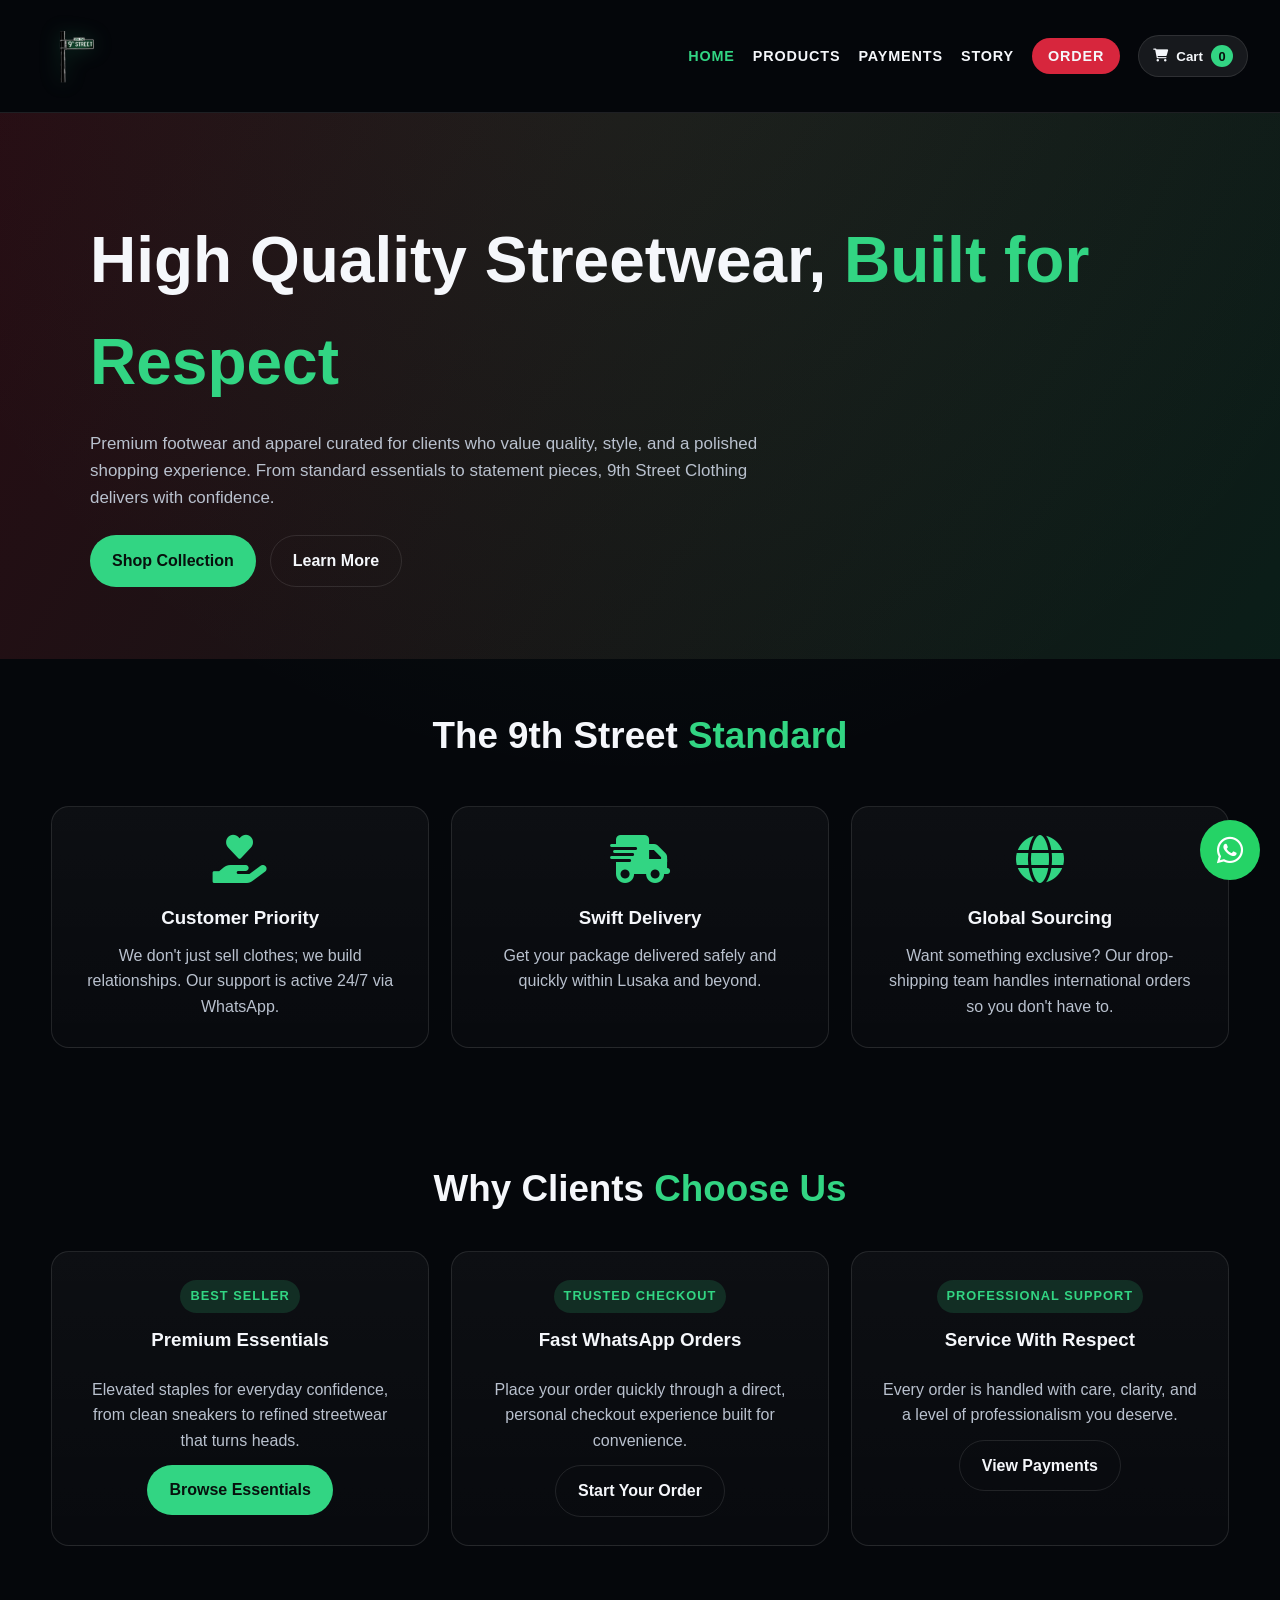
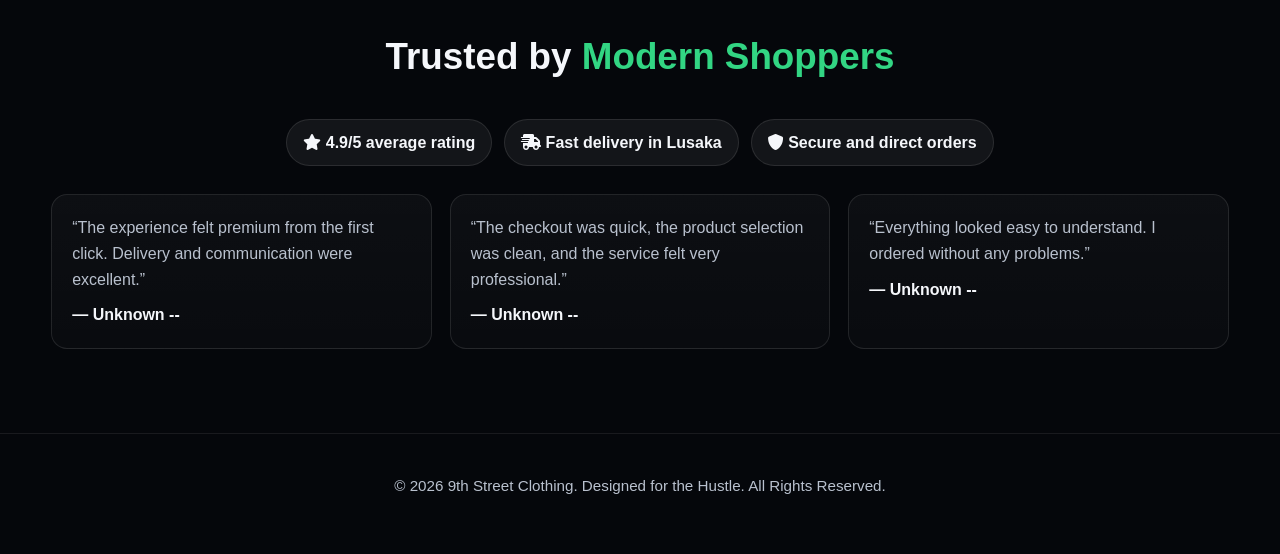
<file: index.html>
<!DOCTYPE html>
<html lang="en">
<head>
    <meta charset="UTF-8">
    <meta name="viewport" content="width=device-width, initial-scale=1.0">
    <title>9th Street Clothing | Urban Hustle</title>
    <link rel="icon" type="image/png" href="9th street sign.png">
    <link rel="stylesheet" href="style.css">
    <link rel="stylesheet" href="https://cdnjs.cloudflare.com/ajax/libs/font-awesome/6.0.0/css/all.min.css">
</head>
<body>
    <nav>
        <div class="nav-container">
            <div class="logo-container">
                <a href="index.html">
                    <img src="9th street sign.png" alt="9th Street Clothing" class="nav-logo">
                </a>
            </div>
            <ul class="nav-links">
                <li><a href="index.html" class="active">Home</a></li>
                <li><a href="products.html">Products</a></li>
                <li><a href="payments.html">Payments</a></li>
                <li><a href="about.html">Story</a></li>
                <li><a href="contact.html" class="nav-btn">Order</a></li>
                <li><button class="cart-toggle" type="button"><i class="fas fa-shopping-cart"></i> Cart <span class="cart-badge" id="cartCount">0</span></button></li>
            </ul>
        </div>
    </nav>

    <header class="hero">
        <div class="hero-content">
            <h1>High Quality Streetwear, <span class="text-accent">Built for Respect</span></h1>
            <p>Premium footwear and apparel curated for clients who value quality, style, and a polished shopping experience. From standard essentials to statement pieces, 9th Street Clothing delivers with confidence.</p>
            <div class="hero-btns">
                <a href="products.html" class="btn-primary">Shop Collection</a>
                <a href="about.html" class="btn-secondary">Learn More</a>
            </div>
        </div>
    </header>

    <section class="features container">
        <div class="section-title" style="text-align: center; margin-bottom: 40px;">
            <h2>The 9th Street <span class="text-accent">Standard</span></h2>
        </div>
        <div class="feature-grid">
            <div class="feature-card">
                <i class="fas fa-hand-holding-heart" style="font-size: 3rem; color: var(--neon-green); margin-bottom: 20px;"></i>
                <h3>Customer Priority</h3>
                <p>We don't just sell clothes; we build relationships. Our support is active 24/7 via WhatsApp.</p>
            </div>
            <div class="feature-card">
                <i class="fas fa-truck-fast" style="font-size: 3rem; color: var(--neon-green); margin-bottom: 20px;"></i>
                <h3>Swift Delivery</h3>
                <p>Get your package delivered safely and quickly within Lusaka and beyond.</p>
            </div>
            <div class="feature-card">
                <i class="fas fa-globe" style="font-size: 3rem; color: var(--neon-green); margin-bottom: 20px;"></i>
                <h3>Global Sourcing</h3>
                <p>Want something exclusive? Our drop-shipping team handles international orders so you don't have to.</p>
            </div>
        </div>
    </section>

    <section class="container premium-section">
        <div class="section-title">
            <h2>Why Clients <span class="text-accent">Choose Us</span></h2>
        </div>
        <div class="feature-grid">
            <div class="feature-card premium-card">
                <span class="badge">Best Seller</span>
                <h3>Premium Essentials</h3>
                <p>Elevated staples for everyday confidence, from clean sneakers to refined streetwear that turns heads.</p>
                <a href="products.html" class="btn-primary">Browse Essentials</a>
            </div>
            <div class="feature-card premium-card">
                <span class="badge">Trusted Checkout</span>
                <h3>Fast WhatsApp Orders</h3>
                <p>Place your order quickly through a direct, personal checkout experience built for convenience.</p>
                <a href="contact.html" class="btn-secondary">Start Your Order</a>
            </div>
            <div class="feature-card premium-card">
                <span class="badge">Professional Support</span>
                <h3>Service With Respect</h3>
                <p>Every order is handled with care, clarity, and a level of professionalism you deserve.</p>
                <a href="payments.html" class="btn-secondary">View Payments</a>
            </div>
        </div>
    </section>

    <section class="container trust-section">
        <div class="section-title">
            <h2>Trusted by <span class="text-accent">Modern Shoppers</span></h2>
        </div>
        <div class="trust-strip">
            <div class="trust-pill"><i class="fas fa-star"></i> 4.9/5 average rating</div>
            <div class="trust-pill"><i class="fas fa-truck-fast"></i> Fast delivery in Lusaka</div>
            <div class="trust-pill"><i class="fas fa-shield-alt"></i> Secure and direct orders</div>
        </div>
        <div class="testimonial-grid">
            <article class="testimonial-card">
                <p>“The experience felt premium from the first click. Delivery and communication were excellent.”</p>
                <strong>— Unknown --</strong>
            </article>
            <article class="testimonial-card">
                <p>“The checkout was quick, the product selection was clean, and the service felt very professional.”</p>
                <strong>— Unknown --</strong>
            </article>
            <article class="testimonial-card">
                <p>“Everything looked easy to understand. I ordered without any problems.”</p>
                <strong>— Unknown --</strong>
            </article>
        </div>
    </section>

    <footer>
        <p>&copy; 2026 9th Street Clothing. Designed for the Hustle. All Rights Reserved.</p>
    </footer>

    <div class="cart-overlay" id="cartOverlay"></div>
    <aside class="cart-drawer" id="cartDrawer">
        <div class="cart-drawer-header">
            <h3>Your Cart</h3>
            <button class="qty-btn" id="closeCartBtn" type="button">Close</button>
        </div>
        <div class="cart-drawer-body" id="cartItems"></div>
        <div class="cart-footer">
            <div class="cart-total">
                <span>Subtotal</span>
                <span id="cartSubtotal">K 0</span>
            </div>
            <button class="checkout-btn" id="checkoutBtn" type="button">Checkout on WhatsApp</button>
        </div>
    </aside>

    <a href="https://wa.me/260772848591" class="whatsapp-float" target="_blank" style="position: fixed; width: 60px; height: 60px; bottom: 20px; right: 20px; background-color: #25d366; color: #FFF; border-radius: 50px; text-align: center; font-size: 30px; display: flex; align-items: center; justify-content: center; text-decoration: none; z-index: 2000;">
        <i class="fab fa-whatsapp"></i>
    </a>

    <script src="site.js"></script>
</body>
</html>
</file>
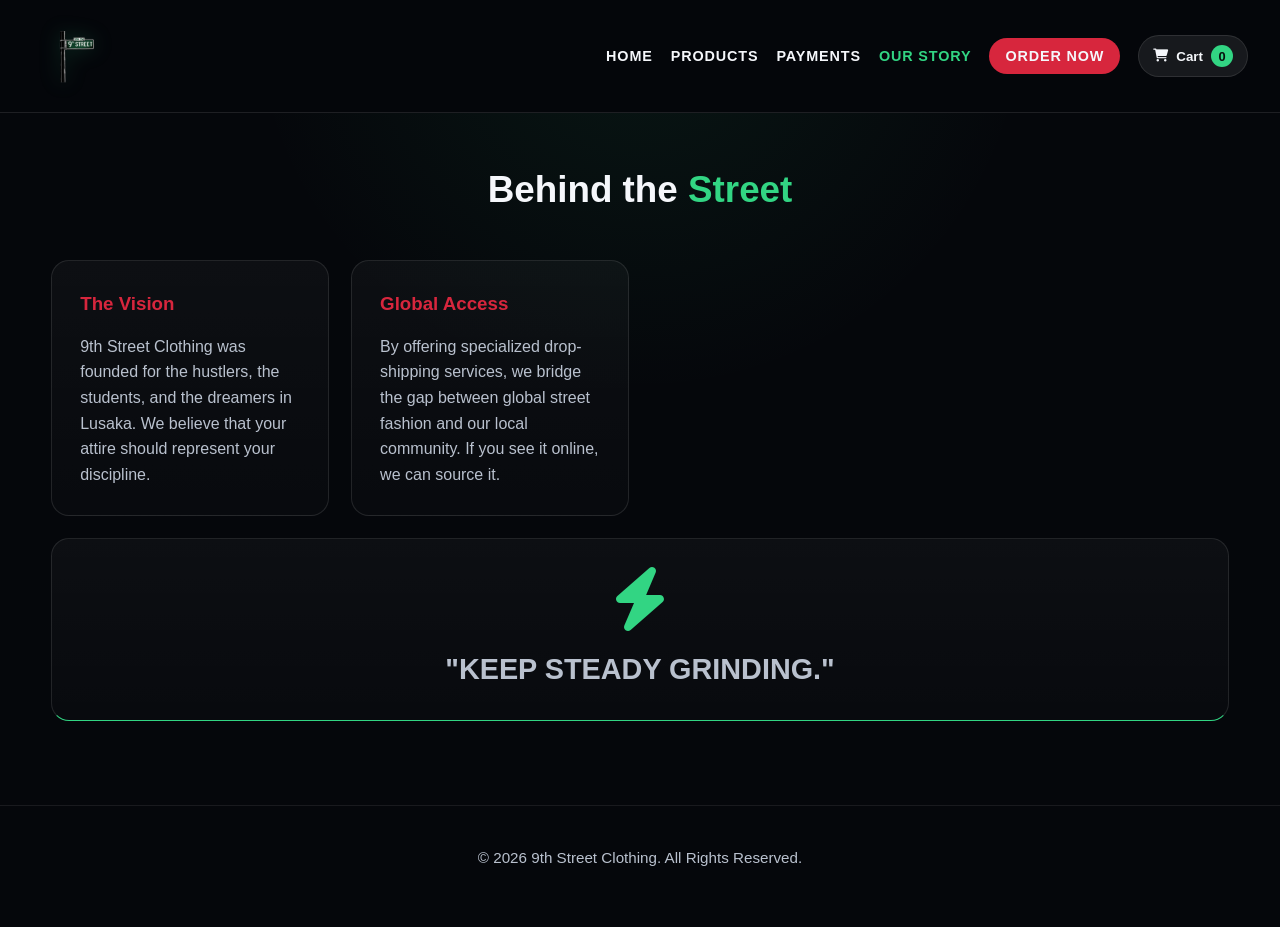
<file: about.html>
<!DOCTYPE html>
<html lang="en">
<head>
    <meta charset="UTF-8">
    <meta name="viewport" content="width=device-width, initial-scale=1.0">
    <title>Our Story | 9th Street Clothing</title>
    <link rel="icon" type="image/png" href="9th street sign.png">
    <link rel="stylesheet" href="style.css">
    <link rel="stylesheet" href="https://cdnjs.cloudflare.com/ajax/libs/font-awesome/6.0.0/css/all.min.css">
</head>
<body>
    <nav>
        <div class="nav-container">
            <div class="logo-container">
                <a href="index.html"><img src="9th street sign.png" class="nav-logo"></a>
            </div>
            <ul class="nav-links">
                <li><a href="index.html">Home</a></li>
                <li><a href="products.html">Products</a></li>
                <li><a href="payments.html">Payments</a></li>
                <li><a href="about.html" class="active">Our Story</a></li>
                <li><a href="contact.html" class="nav-btn">Order Now</a></li>
                <li><button class="cart-toggle" type="button"><i class="fas fa-shopping-cart"></i> Cart <span class="cart-badge" id="cartCount">0</span></button></li>
            </ul>
        </div>
    </nav>

    <section class="container">
        <div class="section-title" style="text-align: center; margin-bottom: 40px;">
            <h2>Behind the <span class="text-accent">Street</span></h2>
        </div>
        <div class="feature-grid">
            <div class="feature-card" style="text-align: left;">
                <h3 style="color: var(--hustle-red); margin-bottom: 15px;">The Vision</h3>
                <p>9th Street Clothing was founded for the hustlers, the students, and the dreamers in Lusaka. We believe that your attire should represent your discipline.</p>
            </div>
            <div class="feature-card" style="text-align: left;">
                <h3 style="color: var(--hustle-red); margin-bottom: 15px;">Global Access</h3>
                <p>By offering specialized drop-shipping services, we bridge the gap between global street fashion and our local community. If you see it online, we can source it.</p>
            </div>
            <div class="feature-card" style="grid-column: 1 / -1; border-bottom-color: var(--neon-green);">
                <i class="fas fa-bolt" style="font-size: 4rem; color: var(--neon-green); margin-bottom: 15px;"></i>
                <p style="font-size: 1.8rem; font-weight: 900; text-transform: uppercase;">"Keep Steady Grinding."</p>
            </div>
        </div>
    </section>

    <div class="cart-overlay" id="cartOverlay"></div>
    <aside class="cart-drawer" id="cartDrawer">
        <div class="cart-drawer-header">
            <h3>Your Cart</h3>
            <button class="qty-btn" id="closeCartBtn" type="button">Close</button>
        </div>
        <div class="cart-drawer-body" id="cartItems"></div>
        <div class="cart-footer">
            <div class="cart-total">
                <span>Subtotal</span>
                <span id="cartSubtotal">K 0</span>
            </div>
            <button class="checkout-btn" id="checkoutBtn" type="button">Checkout on WhatsApp</button>
        </div>
    </aside>

    <footer>
        <p>&copy; 2026 9th Street Clothing. All Rights Reserved.</p>
    </footer>

    <script src="site.js"></script>
</body>
</html>
</file>
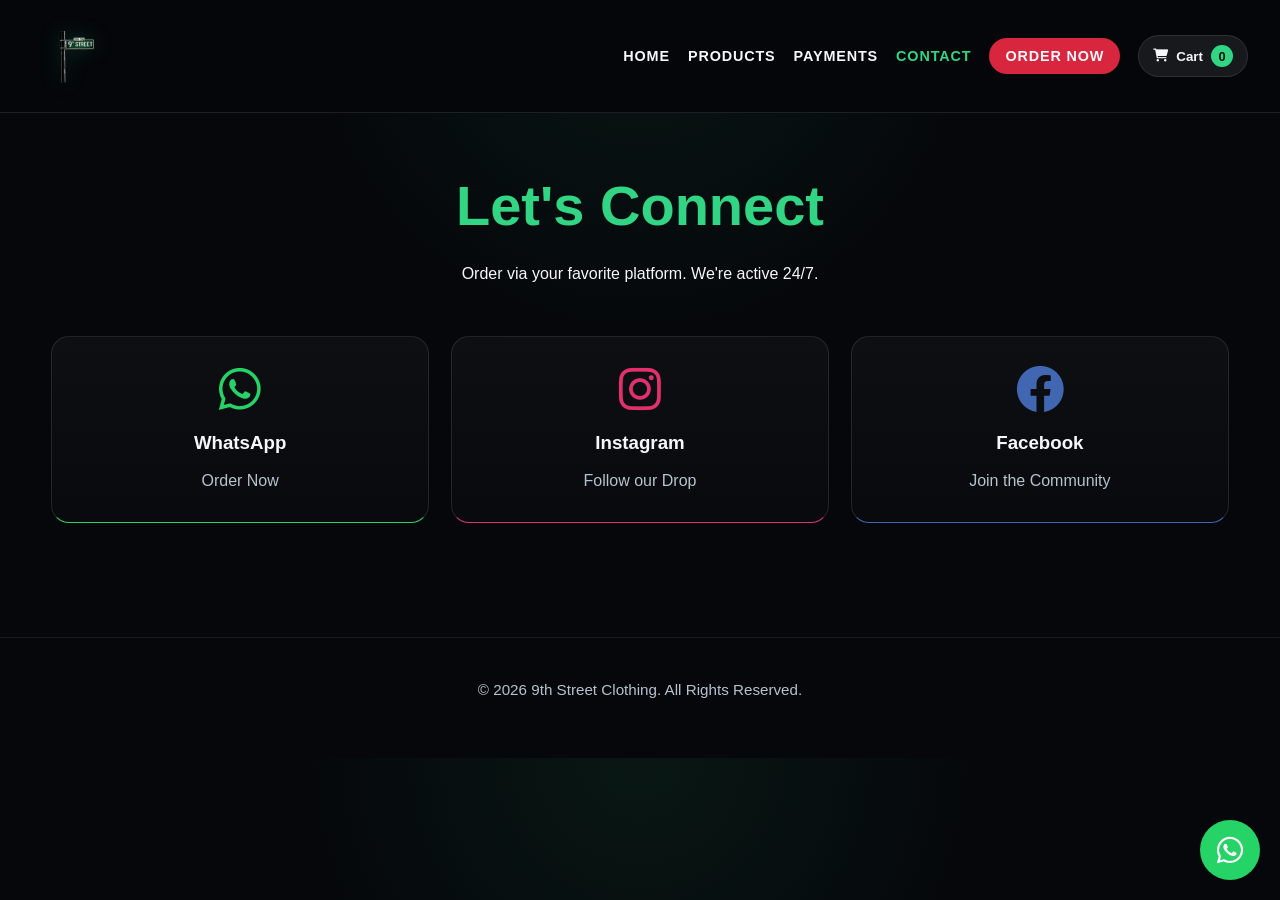
<file: contact.html>
<!DOCTYPE html>
<html lang="en">
<head>
    <meta charset="UTF-8">
    <meta name="viewport" content="width=device-width, initial-scale=1.0">
    <title>Contact | 9th Street Clothing</title>
    <link rel="icon" type="image/png" href="9th street sign.png">
    <link rel="stylesheet" href="style.css">
    <link rel="stylesheet" href="https://cdnjs.cloudflare.com/ajax/libs/font-awesome/6.0.0/css/all.min.css">
</head>
<body>
    <nav>
        <div class="nav-container">
            <div class="logo-container">
                <a href="index.html"><img src="9th street sign.png" class="nav-logo"></a>
            </div>
            <ul class="nav-links">
                <li><a href="index.html">Home</a></li>
                <li><a href="products.html">Products</a></li>
                <li><a href="payments.html">Payments</a></li>
                <li><a href="contact.html" class="active">Contact</a></li>
                <li><a href="contact.html" class="nav-btn">Order Now</a></li>
                <li><button class="cart-toggle" type="button"><i class="fas fa-shopping-cart"></i> Cart <span class="cart-badge" id="cartCount">0</span></button></li>
            </ul>
        </div>
    </nav>

    <section class="container" style="text-align: center;">
        <h2 style="font-size: clamp(2rem, 5vw, 3.5rem); color: var(--neon-green); margin-bottom: 10px;">Let's Connect</h2>
        <p style="margin-bottom: 50px;">Order via your favorite platform. We're active 24/7.</p>

        <div class="feature-grid">
            <a href="https://wa.me/260764462084" target="_blank" style="text-decoration: none; color: inherit;">
                <div class="feature-card" style="border-bottom-color: #25D366;">
                    <i class="fab fa-whatsapp" style="color: #25D366; font-size: 3rem; margin-bottom: 15px;"></i>
                    <h3>WhatsApp</h3>
                    <p>Order Now</p>
                </div>
            </a>
            
            <a href="https://www.instagram.com/9th_street_clothing" target="_blank" style="text-decoration: none; color: inherit;">
                <div class="feature-card" style="border-bottom-color: #E1306C;">
                    <i class="fab fa-instagram" style="color: #E1306C; font-size: 3rem; margin-bottom: 15px;"></i>
                    <h3>Instagram</h3>
                    <p>Follow our Drop</p>
                </div>
            </a>
            
            <a href="https://www.facebook.com/share/1L23XNykD5/" target="_blank" style="text-decoration: none; color: inherit;">
                <div class="feature-card" style="border-bottom-color: #4267B2;">
                    <i class="fab fa-facebook" style="color: #4267B2; font-size: 3rem; margin-bottom: 15px;"></i>
                    <h3>Facebook</h3>
                    <p>Join the Community</p>
                </div>
            </a>
        </div>
    </section>

    <div class="cart-overlay" id="cartOverlay"></div>
    <aside class="cart-drawer" id="cartDrawer">
        <div class="cart-drawer-header">
            <h3>Your Cart</h3>
            <button class="qty-btn" id="closeCartBtn" type="button">Close</button>
        </div>
        <div class="cart-drawer-body" id="cartItems"></div>
        <div class="cart-footer">
            <div class="cart-total">
                <span>Subtotal</span>
                <span id="cartSubtotal">K 0</span>
            </div>
            <button class="checkout-btn" id="checkoutBtn" type="button">Checkout on WhatsApp</button>
        </div>
    </aside>

    <footer style="margin-top: 50px;">
        <p>&copy; 2026 9th Street Clothing. All Rights Reserved.</p>
    </footer>

    <a href="https://wa.me/260772848591" class="whatsapp-float" target="_blank" style="position: fixed; width: 60px; height: 60px; bottom: 20px; right: 20px; background-color: #25d366; color: #FFF; border-radius: 50px; text-align: center; font-size: 30px; display: flex; align-items: center; justify-content: center; text-decoration: none; z-index: 2000;">
        <i class="fab fa-whatsapp"></i>
    </a>

    <script src="site.js"></script>
</body>
</html>
</file>
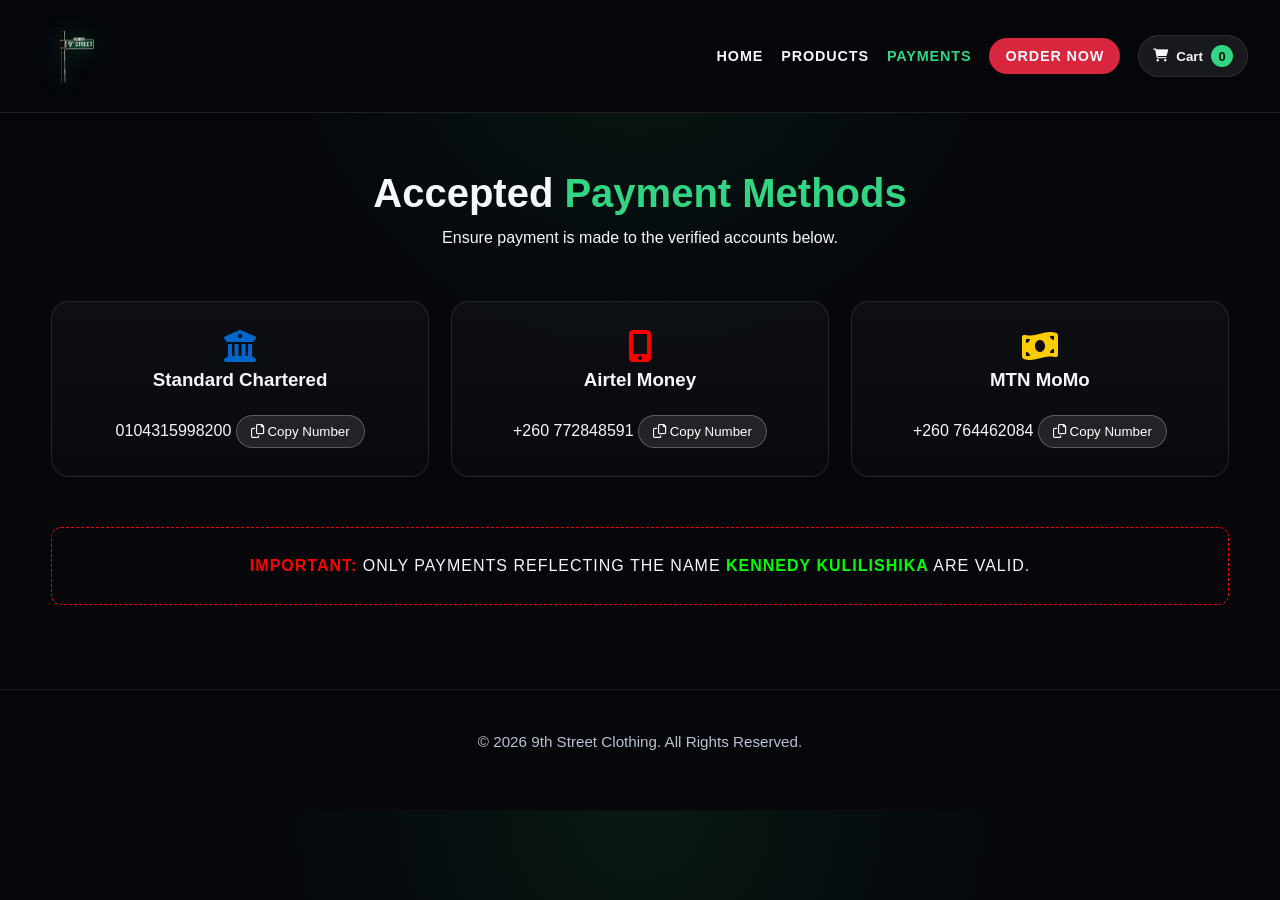
<file: payments.html>
<!DOCTYPE html>
<html lang="en">
<head>
    <meta charset="UTF-8">
    <meta name="viewport" content="width=device-width, initial-scale=1.0">
    <title>Payment Methods | 9th Street</title>
    <link rel="icon" type="image/png" href="9th street sign.png"> 
    <link rel="stylesheet" href="style.css">
    <link rel="stylesheet" href="https://cdnjs.cloudflare.com/ajax/libs/font-awesome/6.0.0/css/all.min.css">
</head>
<body>
    <nav>
        <div class="nav-container">
            <a href="index.html"><img src="9th street sign.png" class="nav-logo"></a>
            <ul class="nav-links">
                <li><a href="index.html">Home</a></li>
                <li><a href="products.html">Products</a></li>
                <li><a href="payments.html" class="active">Payments</a></li>
                <li><a href="contact.html" class="nav-btn">Order Now</a></li>
                <li><button class="cart-toggle" type="button"><i class="fas fa-shopping-cart"></i> Cart <span class="cart-badge" id="cartCount">0</span></button></li>
            </ul>
        </div>
    </nav>

    <section class="container">
    <div class="text-center" style="margin-bottom: 50px;">
        <h2 style="font-size: 2.5rem;">Accepted <span class="text-accent">Payment Methods</span></h2>
        <p>Ensure payment is made to the verified accounts below.</p>
    </div>

    <div class="feature-grid">
        <!-- Standard Chartered -->
        <div class="payment-card">
            <i class="fas fa-university" style="font-size: 2rem; color: #0066cc;"></i>
            <h3>Standard Chartered</h3>
            <div class="acc-container">
                <span class="acc-number" id="scAcc">0104315998200</span>
                <button class="copy-btn" onclick="copyText('scAcc')">
                    <i class="far fa-copy"></i> Copy Number
                </button>
            </div>
        </div>

        <!-- Airtel Money -->
        <div class="payment-card">
            <i class="fas fa-mobile-alt" style="font-size: 2rem; color: #ff0000;"></i>
            <h3>Airtel Money</h3>
            <div class="acc-container">
                <span class="acc-number" id="airtelAcc">+260 772848591</span>
                <button class="copy-btn" onclick="copyText('airtelAcc')">
                    <i class="far fa-copy"></i> Copy Number
                </button>
            </div>
        </div>

        <!-- MTN MoMo -->
        <div class="payment-card">
            <i class="fas fa-money-bill-wave" style="font-size: 2rem; color: #ffcc00;"></i>
            <h3>MTN MoMo</h3>
            <div class="acc-container">
                <span class="acc-number" id="mtnAcc">+260 764462084</span>
                <button class="copy-btn" onclick="copyText('mtnAcc')">
                    <i class="far fa-copy"></i> Copy Number
                </button>
            </div>
        </div>
    </div>

    <!-- Verification Alert -->
    <div class="verification-banner" style="margin-top: 50px; padding: 25px; border: 1px dashed #ff0000; text-align: center; border-radius: 10px;">
        <p style="text-transform: uppercase; letter-spacing: 1px;">
            <span style="color: #ff0000; font-weight: bold;">Important:</span> Only payments reflecting the name 
            <span class="text-accent" style="font-weight: bold; color: #00ff00;">Kennedy Kulilishika</span> are valid.
        </p>
    </div>
</section>
    <div class="cart-overlay" id="cartOverlay"></div>
    <aside class="cart-drawer" id="cartDrawer">
        <div class="cart-drawer-header">
            <h3>Your Cart</h3>
            <button class="qty-btn" id="closeCartBtn" type="button">Close</button>
        </div>
        <div class="cart-drawer-body" id="cartItems"></div>
        <div class="cart-footer">
            <div class="cart-total">
                <span>Subtotal</span>
                <span id="cartSubtotal">K 0</span>
            </div>
            <button class="checkout-btn" id="checkoutBtn" type="button">Checkout on WhatsApp</button>
        </div>
    </aside>

    <footer>
        <p>&copy; 2026 9th Street Clothing. All Rights Reserved.</p>
    </footer>

    <script>
        function copyText(id) {
            const text = document.getElementById(id).innerText;
            navigator.clipboard.writeText(text).then(() => {
                const btn = document.querySelector(`button[onclick="copyText('${id}')"]`);
                const originalHTML = btn.innerHTML;
                btn.innerHTML = '<i class="fas fa-check"></i> Copied!';
                btn.classList.add('success');
                setTimeout(() => {
                    btn.innerHTML = originalHTML;
                    btn.classList.remove('success');
                }, 2000);
            });
        }
    </script>
    <script src="site.js"></script>
</body>
</html>
</file>
<file: style.css>
/* --- Global Styles & Theme --- */
:root {
    --bg-black: #05070b;
    --card-blue: #101827;
    --hustle-red: #d7263d;
    --clean-white: #f5f7fb;
    --neon-green: #32d583;
    --text-gray: #b9c1ce;
    --soft-border: rgba(255,255,255,0.1);
}

* { margin: 0; padding: 0; box-sizing: border-box; }

body {
    background: radial-gradient(circle at top, rgba(50,213,131,0.08), transparent 35%), var(--bg-black);
    color: var(--clean-white);
    font-family: 'Segoe UI', Roboto, Arial, sans-serif;
    line-height: 1.6;
    overflow-x: hidden;
}

img { display: block; max-width: 100%; }
a { text-decoration: none; }

.text-accent { color: var(--neon-green); font-weight: 700; }
.text-red { color: var(--hustle-red); font-weight: 700; }
.text-center { text-align: center; }
.container {
    width: min(1200px, 92%);
    margin: auto;
    padding: 48px 0 64px;
}

/* --- Navigation --- */
nav {
    background: rgba(5,7,11,0.96);
    padding: 12px 0;
    position: sticky;
    top: 0;
    z-index: 1000;
    border-bottom: 1px solid var(--soft-border);
    backdrop-filter: blur(18px);
}

.nav-container {
    width: min(1240px, 95%);
    margin: auto;
    display: flex;
    justify-content: space-between;
    align-items: center;
    gap: 16px;
}

.logo-container { display: flex; align-items: center; }
.nav-logo {
    height: 88px;
    width: auto;
    display: block;
    filter: drop-shadow(0 0 10px rgba(50,213,131,0.18));
}

.nav-links {
    display: flex;
    list-style: none;
    align-items: center;
    gap: 18px;
}

.nav-links a {
    color: var(--clean-white);
    font-weight: 600;
    text-transform: uppercase;
    font-size: 0.9rem;
    letter-spacing: 0.06em;
    transition: color 0.25s ease;
}

.nav-links a:hover, .nav-links a.active { color: var(--neon-green); }

.nav-btn {
    background: var(--hustle-red);
    padding: 10px 16px;
    border-radius: 999px;
    font-weight: 800;
    color: white;
}

.cart-toggle {
    display: inline-flex;
    align-items: center;
    gap: 8px;
    background: rgba(255,255,255,0.08);
    border: 1px solid var(--soft-border);
    color: var(--clean-white);
    padding: 9px 14px;
    border-radius: 999px;
    cursor: pointer;
    font-weight: 700;
}

.cart-badge {
    background: var(--neon-green);
    color: #07110d;
    border-radius: 999px;
    min-width: 22px;
    height: 22px;
    display: inline-flex;
    align-items: center;
    justify-content: center;
    font-size: 0.8rem;
    padding: 0 6px;
}

/* --- Hero / Intro --- */
.hero {
    padding: 96px 0 72px;
    background: linear-gradient(120deg, rgba(215,38,61,0.16), rgba(50,213,131,0.11));
}

.hero-content { width: min(1100px, 92%); margin: auto; }
.hero h1 { font-size: clamp(2.3rem, 5vw, 4rem); margin-bottom: 16px; }
.hero p { font-size: 1.06rem; color: var(--text-gray); max-width: 720px; margin-bottom: 24px; }
.hero-btns { display: flex; gap: 14px; flex-wrap: wrap; }

.btn-primary, .btn-secondary {
    display: inline-flex;
    align-items: center;
    justify-content: center;
    padding: 12px 22px;
    border-radius: 999px;
    font-weight: 700;
    transition: transform 0.2s ease, box-shadow 0.2s ease;
}

.btn-primary {
    background: var(--neon-green);
    color: #07110d;
}

.btn-secondary {
    border: 1px solid var(--soft-border);
    color: var(--clean-white);
}

.btn-primary:hover, .btn-secondary:hover { transform: translateY(-2px); }

/* --- Layout & Cards --- */
.section-title {
    text-align: center;
    margin-bottom: 32px;
}
.section-title h2 { font-size: clamp(1.6rem, 3vw, 2.3rem); }

.feature-grid {
    display: grid;
    grid-template-columns: repeat(auto-fit, minmax(260px, 1fr));
    gap: 22px;
}

.feature-card, .payment-card {
    background: linear-gradient(180deg, rgba(255,255,255,0.035), rgba(255,255,255,0.015));
    padding: 28px;
    border-radius: 18px;
    border: 1px solid var(--soft-border);
    text-align: center;
    transition: transform 0.25s ease, border-color 0.25s ease, box-shadow 0.25s ease;
}

.feature-card:hover, .payment-card:hover {
    transform: translateY(-6px);
    border-color: rgba(50,213,131,0.4);
    box-shadow: 0 18px 35px rgba(0,0,0,0.2);
}

.feature-card img {
    width: 100%;
    border-radius: 12px;
    margin-bottom: 16px;
    object-fit: cover;
    aspect-ratio: 4 / 4.2;
    background: #0f1724;
}

.feature-card h3, .payment-card h3 { margin-bottom: 10px; }
.feature-card p, .payment-card p { color: var(--text-gray); }

/* --- Product cards --- */
.product-actions { display: flex; gap: 10px; justify-content: center; flex-wrap: wrap; margin-top: 14px; }
.add-to-cart-btn, .details-btn {
    border: none;
    background: var(--neon-green);
    color: #07110d;
    border-radius: 999px;
    padding: 10px 14px;
    cursor: pointer;
    font-weight: 700;
}
.details-btn {
    background: rgba(255,255,255,0.1);
    color: var(--clean-white);
    border: 1px solid var(--soft-border);
}

.card-price {
    color: var(--neon-green);
    font-weight: 700;
    margin-bottom: 8px;
}

/* --- Search / sections --- */
.search-container { margin: 12px 0 30px; }
#productSearch {
    width: min(560px, 100%);
    padding: 14px 18px;
    border-radius: 999px;
    border: 1px solid var(--soft-border);
    background: rgba(255,255,255,0.06);
    color: var(--clean-white);
    outline: none;
}
#productSearch:focus { border-color: rgba(50,213,131,0.5); }

.category-filter {
    display: flex;
    justify-content: center;
    flex-wrap: wrap;
    gap: 10px;
    margin: 8px 0 24px;
}
.filter-pill {
    border: 1px solid var(--soft-border);
    background: rgba(255,255,255,0.05);
    color: var(--clean-white);
    padding: 8px 14px;
    border-radius: 999px;
    cursor: pointer;
    font-weight: 600;
}
.filter-pill.active {
    background: var(--neon-green);
    color: #07110d;
    border-color: var(--neon-green);
}

.premium-card {
    display: flex;
    flex-direction: column;
    align-items: center;
    gap: 12px;
}
.badge {
    display: inline-flex;
    align-items: center;
    padding: 6px 10px;
    border-radius: 999px;
    background: rgba(50,213,131,0.16);
    color: var(--neon-green);
    font-size: 0.8rem;
    font-weight: 700;
    text-transform: uppercase;
    letter-spacing: 0.08em;
}

.divider {
    border: 0;
    height: 1px;
    background: linear-gradient(90deg, transparent, rgba(50,213,131,0.35), transparent);
    margin: 34px 0;
}

/* --- Trust / testimonials --- */
.trust-section { padding-top: 18px; }
.trust-strip { display: flex; justify-content: center; flex-wrap: wrap; gap: 12px; margin: 18px 0 28px; }
.trust-pill {
    background: rgba(255,255,255,0.06);
    border: 1px solid var(--soft-border);
    color: var(--clean-white);
    padding: 10px 16px;
    border-radius: 999px;
    font-weight: 600;
}
.testimonial-grid { display: grid; grid-template-columns: repeat(auto-fit, minmax(220px, 1fr)); gap: 18px; }
.testimonial-card {
    background: linear-gradient(180deg, rgba(255,255,255,0.035), rgba(255,255,255,0.018));
    border: 1px solid var(--soft-border);
    border-radius: 16px;
    padding: 20px;
    color: var(--text-gray);
}
.testimonial-card strong { display: block; margin-top: 10px; color: var(--clean-white); }

/* --- Cart drawer --- */
.cart-overlay {
    position: fixed;
    inset: 0;
    background: rgba(0,0,0,0.62);
    opacity: 0;
    pointer-events: none;
    transition: opacity 0.25s ease;
    z-index: 1200;
}
.cart-overlay.open { opacity: 1; pointer-events: auto; }

.cart-drawer {
    position: fixed;
    top: 0;
    right: 0;
    width: min(420px, 100%);
    height: 100%;
    background: #0b1220;
    border-left: 1px solid var(--soft-border);
    transform: translateX(100%);
    transition: transform 0.25s ease;
    z-index: 1300;
    display: flex;
    flex-direction: column;
}
.cart-drawer.open { transform: translateX(0); }
.cart-drawer-header { display: flex; justify-content: space-between; align-items: center; padding: 18px 20px; border-bottom: 1px solid var(--soft-border); }
.cart-drawer-body { padding: 16px 20px; overflow-y: auto; flex: 1; }
.cart-item { display: flex; gap: 12px; padding: 12px 0; border-bottom: 1px solid var(--soft-border); }
.cart-item img { width: 68px; height: 68px; object-fit: cover; border-radius: 10px; }
.cart-item-info { flex: 1; }
.cart-item-title { font-weight: 700; margin-bottom: 4px; }
.cart-item-price { color: var(--neon-green); margin-bottom: 8px; }
.cart-item-actions { display: flex; align-items: center; gap: 8px; flex-wrap: wrap; }
.qty-btn, .remove-btn {
    border: 1px solid var(--soft-border);
    background: rgba(255,255,255,0.06);
    color: var(--clean-white);
    border-radius: 999px;
    padding: 6px 10px;
    cursor: pointer;
}
.remove-btn { color: #ff8a8a; }
.empty-cart { color: var(--text-gray); padding: 24px 0; }
.cart-footer { padding: 18px 20px; border-top: 1px solid var(--soft-border); }
.cart-total { display: flex; justify-content: space-between; align-items: center; font-weight: 700; margin-bottom: 12px; }
.checkout-form { display: grid; gap: 8px; margin-bottom: 12px; padding: 12px; background: rgba(255,255,255,0.05); border: 1px solid rgba(50,213,131,0.2); border-radius: 14px; }
.checkout-form label { font-size: 0.9rem; color: var(--clean-white); font-weight: 700; }
.checkout-form input {
    width: 100%;
    border: 1px solid rgba(50,213,131,0.3);
    background: #ffffff;
    color: #07110d;
    padding: 11px 12px;
    border-radius: 10px;
    outline: none;
    font-weight: 600;
}
.checkout-form input::placeholder { color: #67707f; }
.checkout-form input:focus { border-color: rgba(50,213,131,0.8); box-shadow: 0 0 0 3px rgba(50,213,131,0.2); }
.checkout-btn { width: 100%; border: none; background: linear-gradient(135deg, var(--neon-green), #21b96a); color: #07110d; padding: 12px 16px; border-radius: 999px; font-weight: 900; cursor: pointer; box-shadow: 0 8px 20px rgba(50,213,131,0.18); }

/* --- Product detail modal --- */
.modal-overlay {
    position: fixed;
    inset: 0;
    background: rgba(0,0,0,0.7);
    opacity: 0;
    pointer-events: none;
    transition: opacity 0.25s ease;
    z-index: 1400;
}
.modal-overlay.open { opacity: 1; pointer-events: auto; }
.product-modal {
    position: fixed;
    inset: 50% auto auto 50%;
    transform: translate(-50%, -45%) scale(0.96);
    width: min(860px, 92%);
    background: #0b1220;
    border: 1px solid var(--soft-border);
    border-radius: 20px;
    box-shadow: 0 20px 50px rgba(0,0,0,0.28);
    padding: 24px;
    opacity: 0;
    pointer-events: none;
    transition: opacity 0.25s ease, transform 0.25s ease;
    z-index: 1500;
}
.product-modal.open { opacity: 1; pointer-events: auto; transform: translate(-50%, -50%) scale(1); }
.product-modal-content { display: grid; grid-template-columns: 1fr 1fr; gap: 20px; align-items: center; }
.product-modal-content img { width: 100%; border-radius: 16px; object-fit: cover; aspect-ratio: 1 / 1; }
.product-modal-body { display: flex; flex-direction: column; gap: 10px; }
.modal-close {
    position: absolute; top: 12px; right: 12px; border: none; background: transparent; color: var(--clean-white); font-size: 1.6rem; cursor: pointer;
}
.modal-price { color: var(--neon-green); font-weight: 800; font-size: 1.25rem; }
.size-options { display: flex; gap: 8px; flex-wrap: wrap; }
.size-options span {
    border: 1px solid var(--soft-border);
    border-radius: 999px;
    padding: 7px 10px;
    color: var(--text-gray);
    font-size: 0.9rem;
}
.modal-actions { display: flex; gap: 10px; flex-wrap: wrap; margin-top: 8px; }
.modal-actions .btn-primary,
.modal-actions .btn-secondary {
    width: auto;
    min-width: 150px;
    padding: 12px 16px;
    font-size: 0.95rem;
    border-radius: 999px;
    font-weight: 800;
}

.modal-actions .btn-secondary {
    background: #ffffff;
    color: #07110d;
    border: 1px solid rgba(50,213,131,0.35);
}

/* --- Buttons & copy --- */
.btn-primary { background: var(--neon-green); color: #07110d; }
.copy-btn { background: rgba(255,255,255,0.1); border: 1px solid rgba(255,255,255,0.25); color: white; padding: 8px 14px; margin-top: 10px; cursor: pointer; border-radius: 999px; transition: all 0.25s ease; }
.copy-btn:hover { background: rgba(50,213,131,0.16); color: var(--neon-green); }
.copy-btn.success { border-color: var(--neon-green); color: var(--neon-green); }

/* --- Footer --- */
footer {
    padding: 40px 0 56px;
    text-align: center;
    border-top: 1px solid rgba(255,255,255,0.08);
    font-size: 0.95rem;
    color: var(--text-gray);
    margin-top: 20px;
}

/* --- Responsive --- */
@media (max-width: 768px) {
    .nav-container { gap: 10px; }
    .nav-links { gap: 10px; }
    .nav-links a { font-size: 0.78rem; }
    .nav-logo { height: 72px; }
    .hero { padding-top: 70px; }
}

@media (max-width: 600px) {
    .nav-container { flex-wrap: wrap; justify-content: center; }
    .nav-links { flex-wrap: wrap; justify-content: center; }
    .nav-logo { height: 64px; }
    .cart-toggle { width: 100%; justify-content: center; }
    .product-modal-content { grid-template-columns: 1fr; }
    .modal-actions, .product-actions { flex-direction: column; }
    .btn-primary, .btn-secondary, .details-btn, .add-to-cart-btn { width: 100%; }
}
</file>
